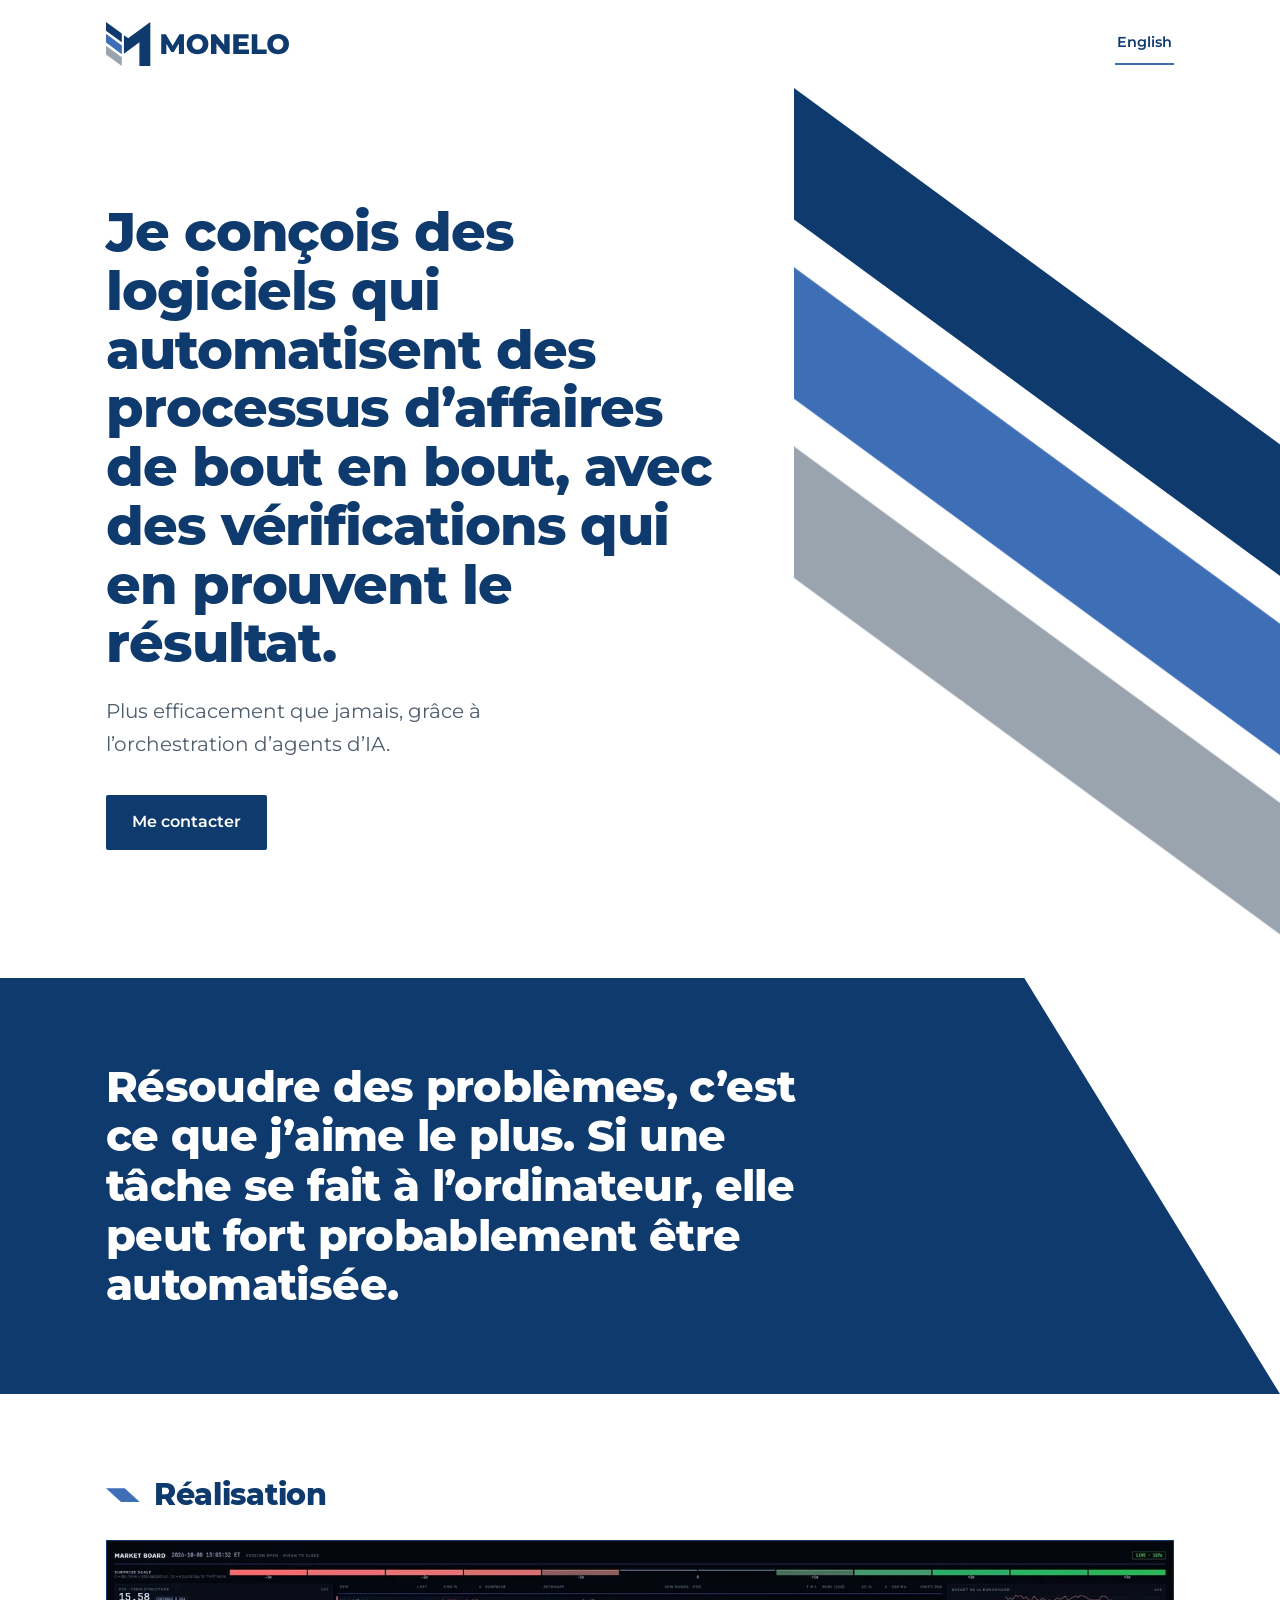
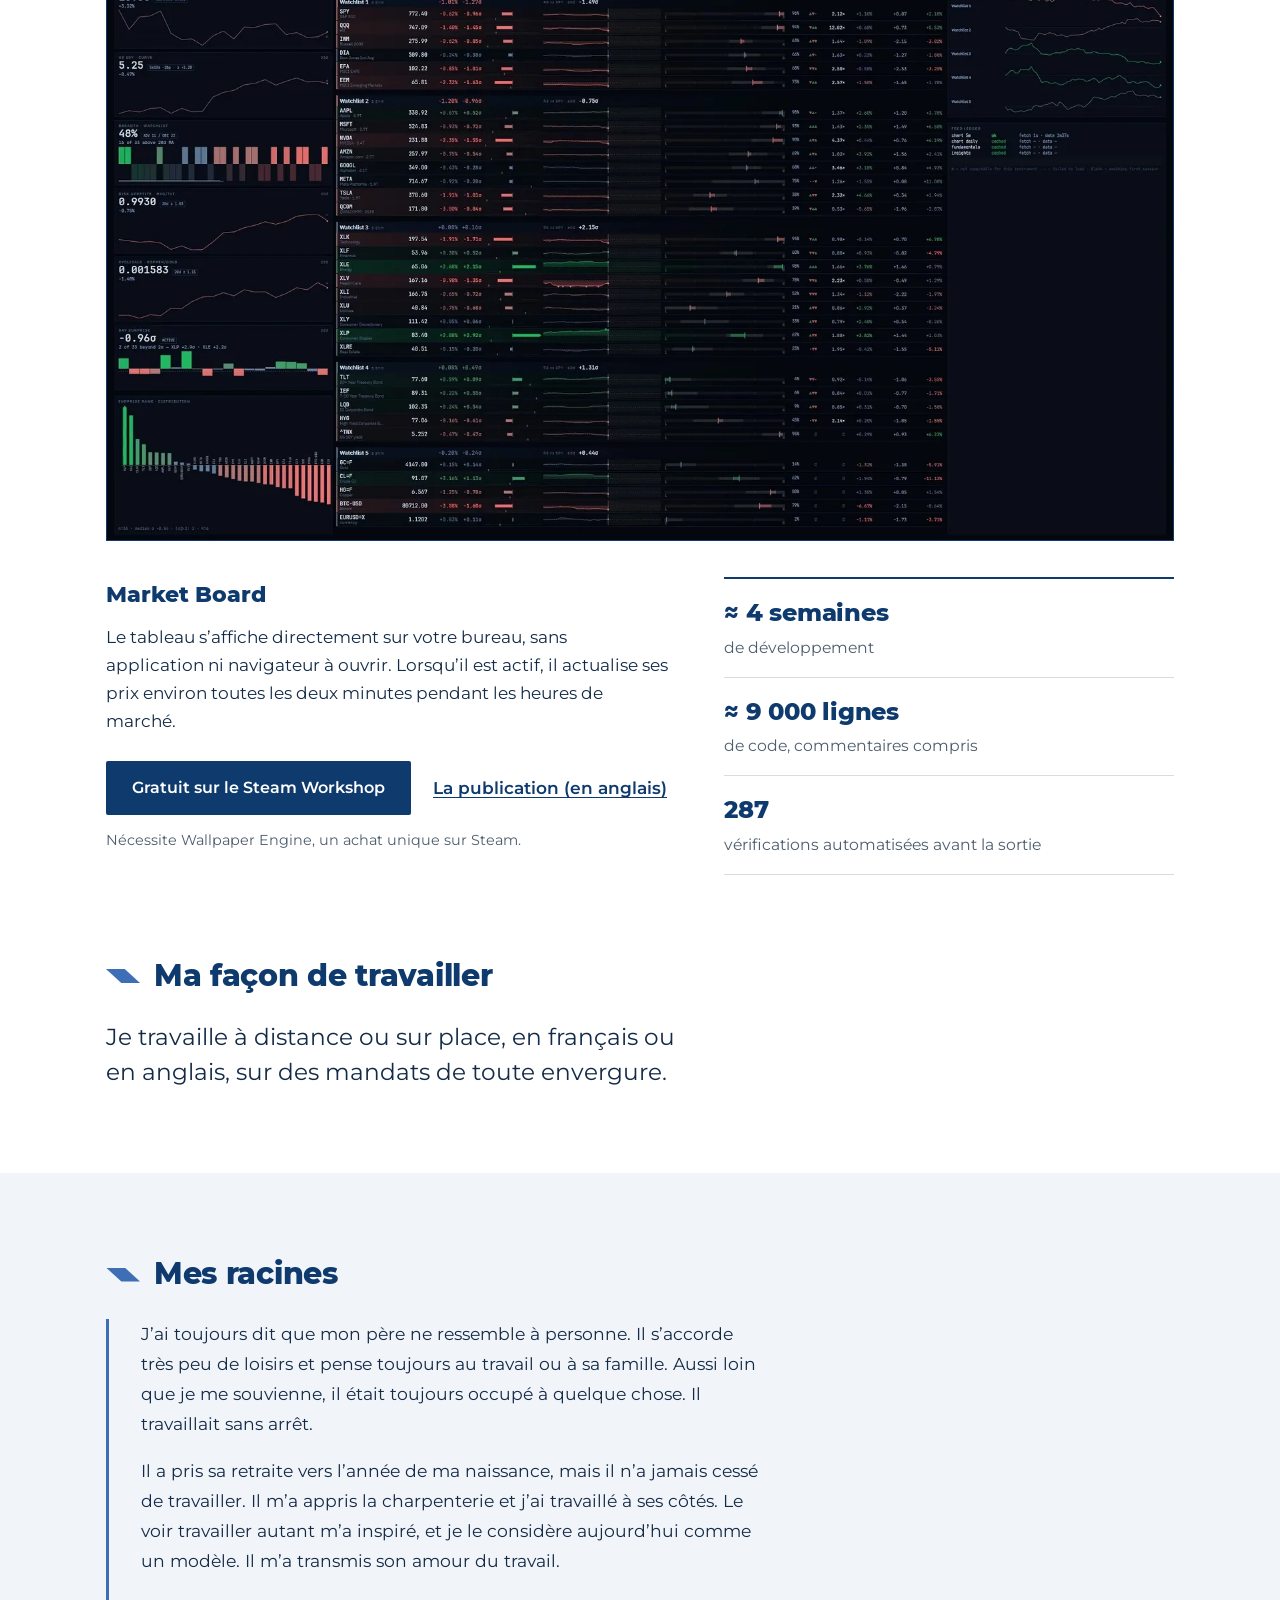
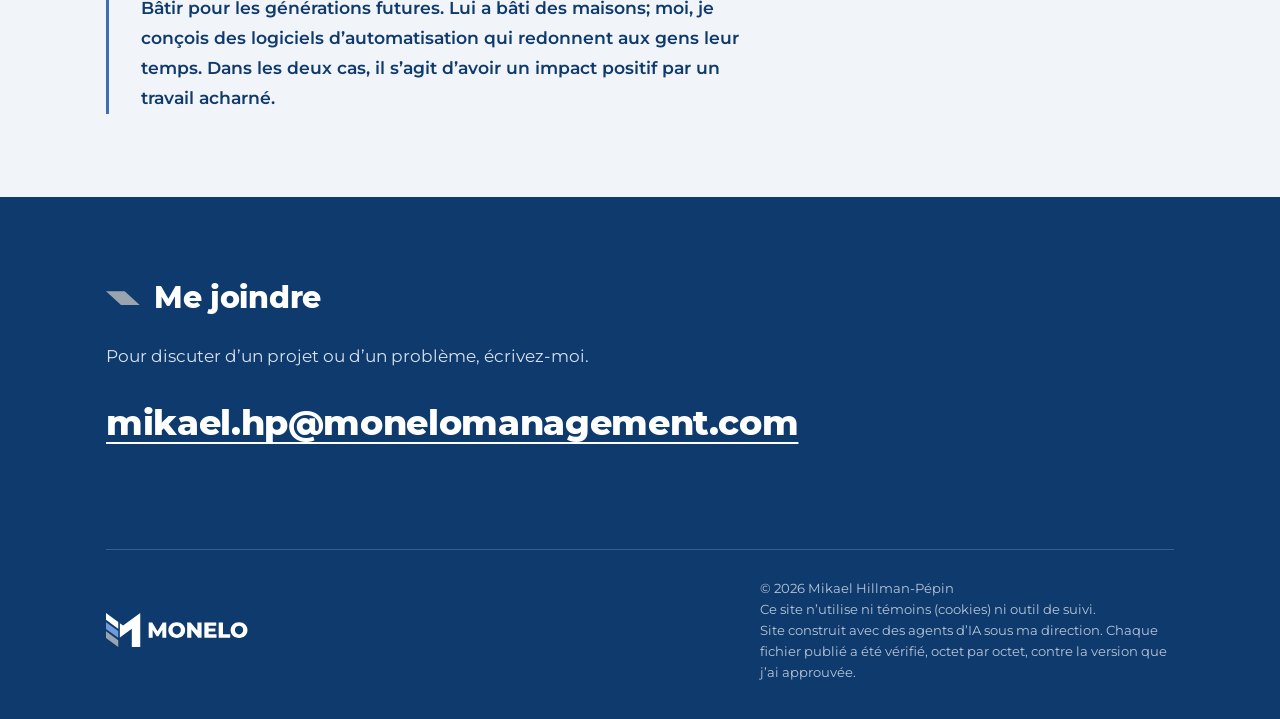
<file: index.html>
<!doctype html>
<html lang="fr-CA">
<head>
<meta charset="utf-8">
<meta name="viewport" content="width=device-width, initial-scale=1">
<title>Monelo · Mikael Hillman-Pépin</title>
<meta name="description" content="Je conçois des logiciels qui automatisent des processus d’affaires de bout en bout, avec des vérifications qui en prouvent le résultat.">
<link rel="alternate" hreflang="fr-CA" href="https://monelomanagement.com/">
<link rel="alternate" hreflang="en" href="https://monelomanagement.com/en/">
<link rel="preload" href="/assets/fonts/montserrat-latin-800-normal.woff2" as="font" type="font/woff2" crossorigin>
<link rel="stylesheet" href="/style.css">
<link rel="icon" href="/assets/logo/monelo-app-icon.svg" type="image/svg+xml">
</head>
<body>
<header class="site-header">
  <div class="wrap">
    <a class="logo" href="/"><img src="/assets/logo/monelo-lockup-name.svg" alt="Monelo" width="225" height="44"></a>
    <a class="lang" href="/en/" hreflang="en" lang="en">English</a>
  </div>
</header>

<main>
  <div class="hero">
    <svg class="hero-art" viewBox="0 0 600 850" preserveAspectRatio="xMinYMin slice" aria-hidden="true" focusable="false">
      <path class="s s1" d="M0,0 L600,440 L600,550 L0,110 Z" fill="#0E3A6D"/>
      <path class="s s2" d="M0,150 L600,590 L600,700 L0,260 Z" fill="#3E6FB6"/>
      <path class="s s3" d="M0,300 L600,740 L600,850 L0,410 Z" fill="#9AA4AF"/>
    </svg>
    <div class="wrap">
      <div class="hero-copy">
        <h1>Je conçois des logiciels qui automatisent des processus d’affaires de bout en bout, avec des vérifications qui en prouvent le résultat.</h1>
        <p class="sub">Plus efficacement que jamais, grâce à l’orchestration d’agents d’IA.</p>
        <div class="actions">
          <a class="button" href="mailto:mikael.hp@monelomanagement.com">Me contacter</a>
        </div>
      </div>
    </div>
  </div>

  <div class="band">
    <div class="wrap">
      <p>Résoudre des problèmes, c’est ce que j’aime le plus. Si une tâche se fait à l’ordinateur, elle peut fort probablement être automatisée.</p>
    </div>
  </div>

  <section class="work" aria-labelledby="work-h">
    <div class="wrap">
      <h2 id="work-h">Réalisation</h2>
      <figure class="plate">
        <img src="/assets/img/market-board.webp" srcset="/assets/img/market-board-960.webp 960w, /assets/img/market-board.webp 1600w" sizes="(min-width: 1180px) 1068px, 92vw" width="1600" height="900" alt="Market Board en direct : listes de surveillance, graphiques et indicateurs du marché" loading="lazy">
      </figure>
      <div class="work-grid">
        <div>
          <h3>Market Board</h3>
          <p>Le tableau s’affiche directement sur votre bureau, sans application ni navigateur à ouvrir. Lorsqu’il est actif, il actualise ses prix environ toutes les deux minutes pendant les heures de marché.</p>
          <div class="links">
            <a class="button" href="https://steamcommunity.com/sharedfiles/filedetails/?id=3815397645">Gratuit sur le Steam Workshop</a>
            <a href="https://www.linkedin.com/feed/update/urn:li:activity:7514048655029387264/" lang="en">La publication (en anglais)</a>
          </div>
          <p class="note">Nécessite Wallpaper Engine, un achat unique sur Steam.</p>
        </div>
        <ul class="facts">
          <li><span class="n">≈ 4 semaines</span><span class="l">de développement</span></li>
          <li><span class="n">≈ 9 000 lignes</span><span class="l">de code, commentaires compris</span></li>
          <li><span class="n">287</span><span class="l">vérifications automatisées avant la sortie</span></li>
        </ul>
      </div>
    </div>
  </section>

  <section class="how" aria-labelledby="how-h">
    <div class="wrap">
      <h2 id="how-h">Ma façon de travailler</h2>
      <p>Je travaille à distance ou sur place, en français ou en anglais, sur des mandats de toute envergure.</p>
    </div>
  </section>

  <section class="origin" aria-labelledby="origin-h">
    <div class="wrap">
      <h2 id="origin-h">Mes racines</h2>
      <div class="origin-text">
        <p>J’ai toujours dit que mon père ne ressemble à personne. Il s’accorde très peu de loisirs et pense toujours au travail ou à sa famille. Aussi loin que je me souvienne, il était toujours occupé à quelque chose. Il travaillait sans arrêt.</p>
        <p>Il a pris sa retraite vers l’année de ma naissance, mais il n’a jamais cessé de travailler. Il m’a appris la charpenterie et j’ai travaillé à ses côtés. Le voir travailler autant m’a inspiré, et je le considère aujourd’hui comme un modèle. Il m’a transmis son amour du travail.</p>
        <p>Bâtir pour les générations futures. Lui a bâti des maisons; moi, je conçois des logiciels d’automatisation qui redonnent aux gens leur temps. Dans les deux cas, il s’agit d’avoir un impact positif par un travail acharné.</p>
      </div>
    </div>
  </section>

  <section class="contact" aria-labelledby="contact-h">
    <div class="wrap">
      <h2 id="contact-h">Me joindre</h2>
      <p>Pour discuter d’un projet ou d’un problème, écrivez-moi.</p>
      <a class="mail-big" href="mailto:mikael.hp@monelomanagement.com">mikael.hp@monelomanagement.com</a>
      <footer class="site-footer">
        <img src="/assets/logo/monelo-lockup-name-reverse.svg" alt="Monelo" width="173" height="34">
        <div>
          <small>© 2026 Mikael Hillman-Pépin</small>
          <small>Ce site n’utilise ni témoins (cookies) ni outil de suivi.</small>
          <small>Site construit avec des agents d’IA sous ma direction. Chaque fichier publié a été vérifié, octet par octet, contre la version que j’ai approuvée.</small>
        </div>
      </footer>
    </div>
  </section>
</main>
</body>
</html>
</file>
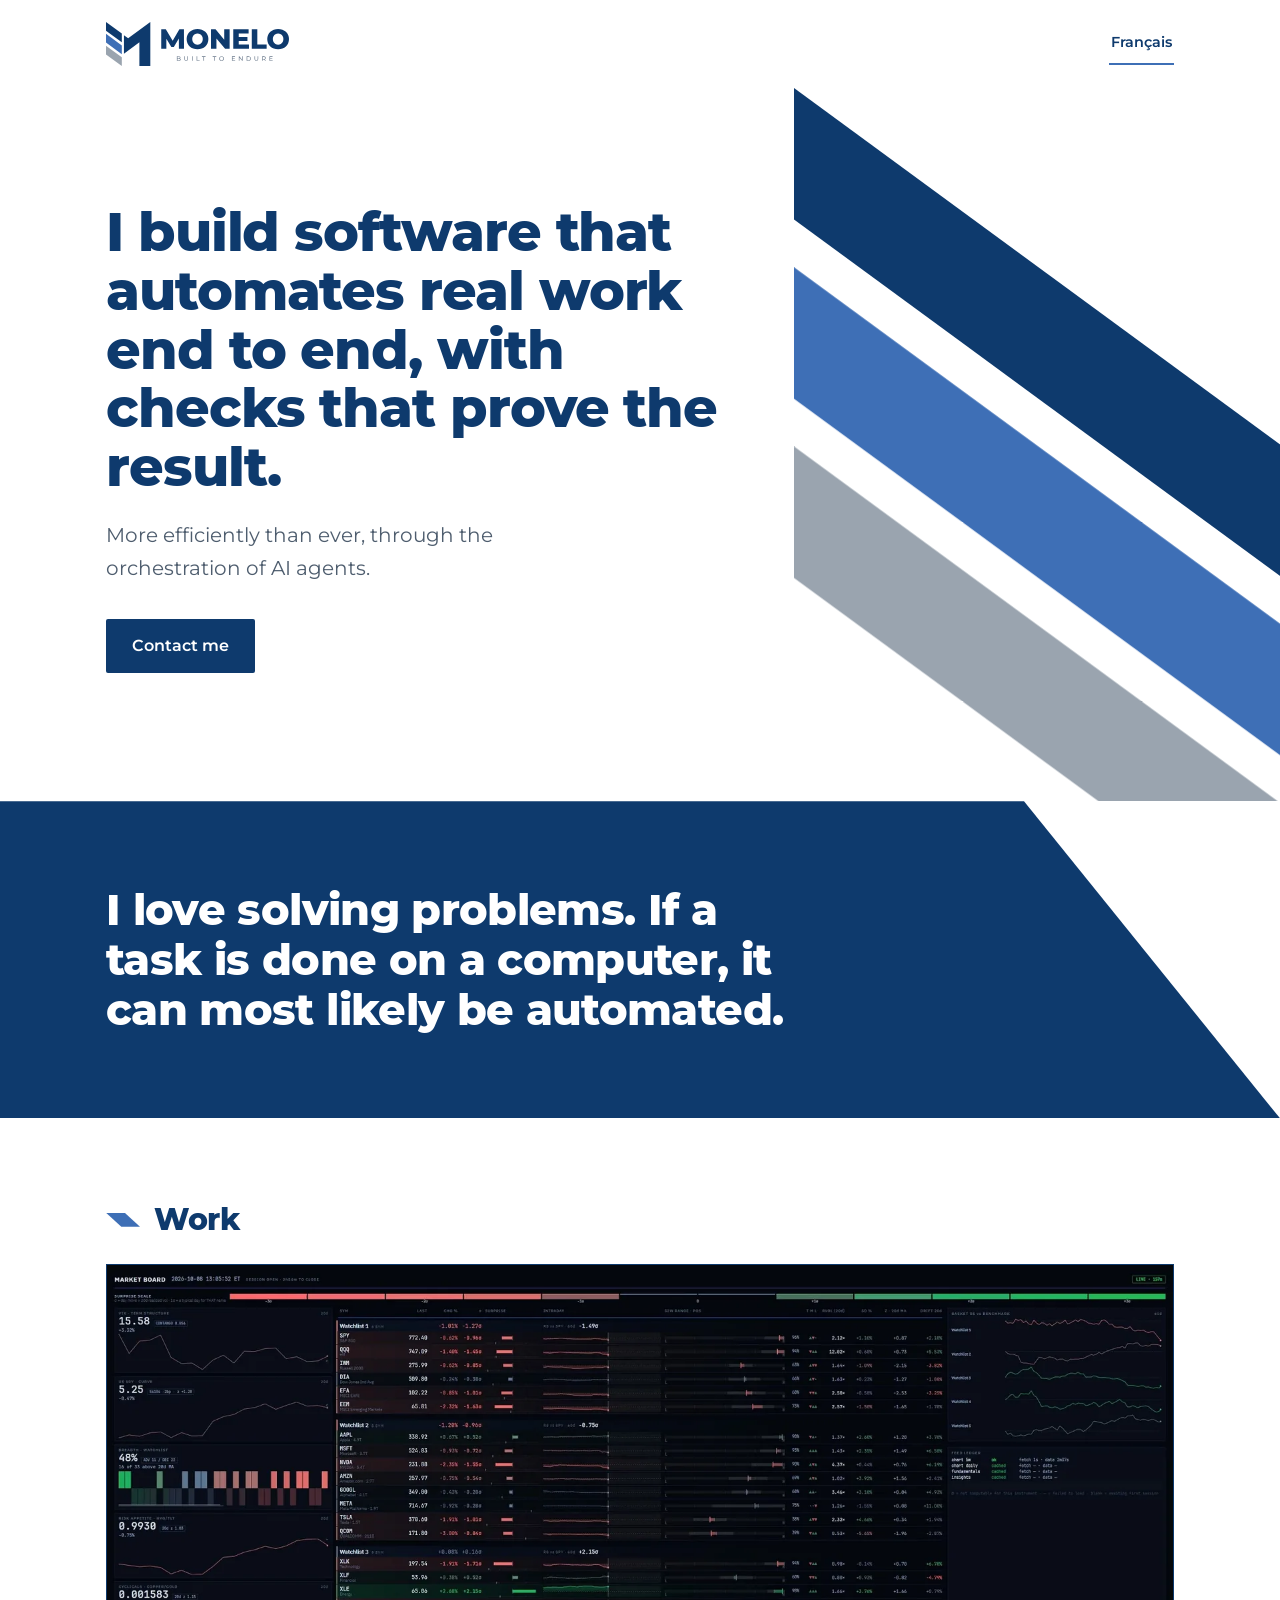
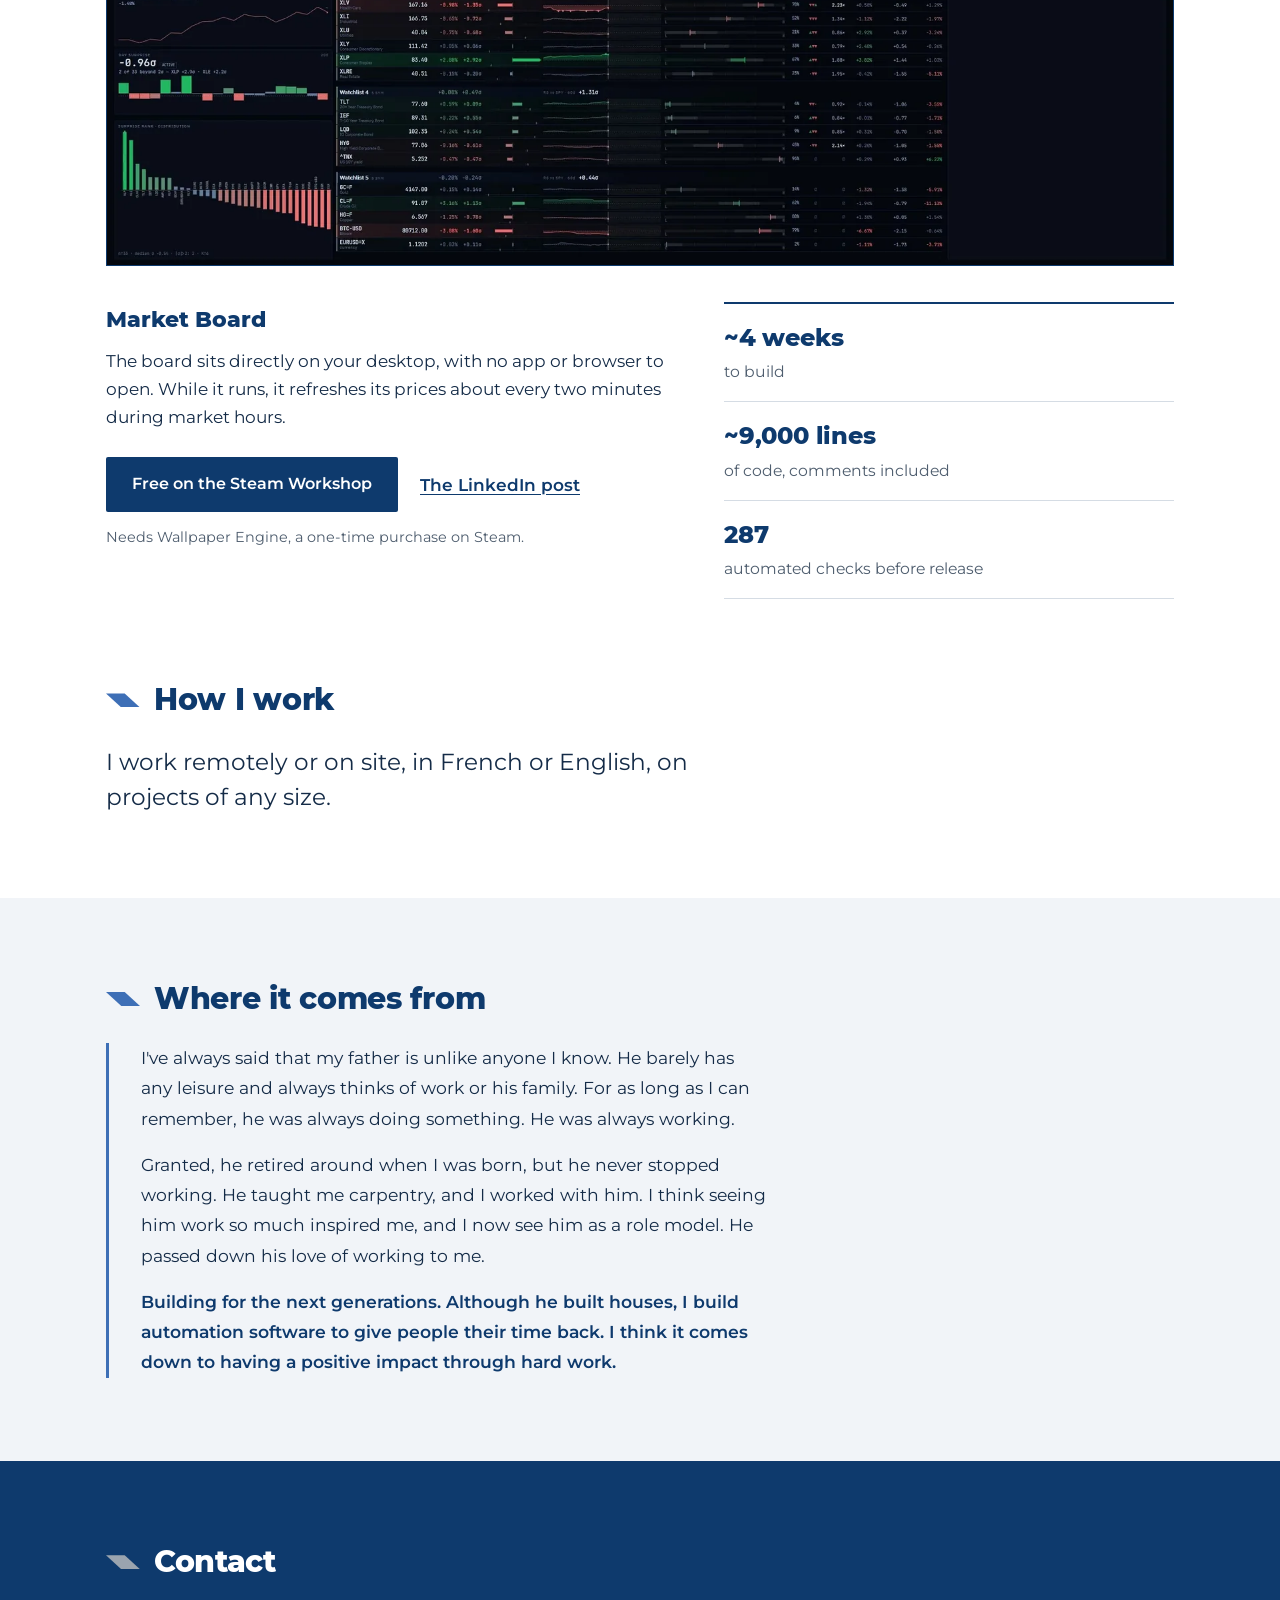
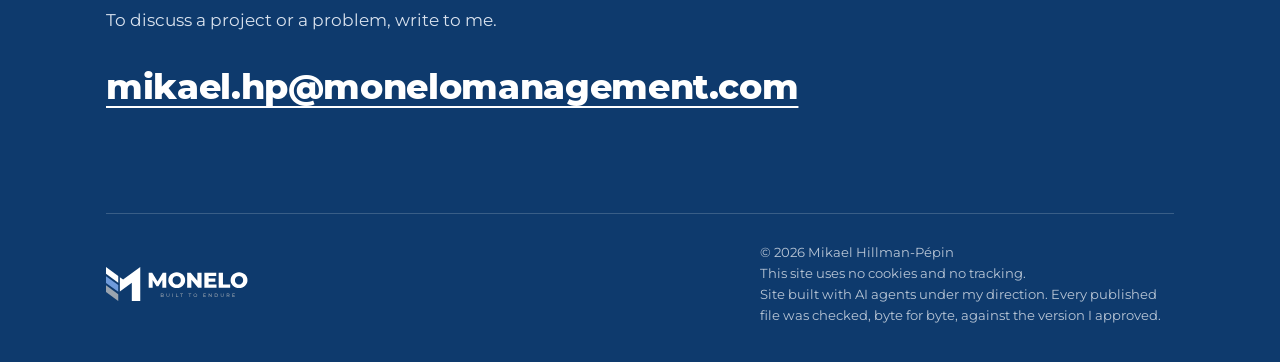
<file: en/index.html>
<!doctype html>
<html lang="en">
<head>
<meta charset="utf-8">
<meta name="viewport" content="width=device-width, initial-scale=1">
<title>Monelo · Mikael Hillman-Pépin</title>
<meta name="description" content="I build software that automates real work end to end, with checks that prove the result.">
<link rel="alternate" hreflang="fr-CA" href="https://monelomanagement.com/">
<link rel="alternate" hreflang="en" href="https://monelomanagement.com/en/">
<link rel="preload" href="/assets/fonts/montserrat-latin-800-normal.woff2" as="font" type="font/woff2" crossorigin>
<link rel="stylesheet" href="/style.css">
<link rel="icon" href="/assets/logo/monelo-app-icon.svg" type="image/svg+xml">
</head>
<body>
<header class="site-header">
  <div class="wrap">
    <a class="logo" href="/en/"><img src="/assets/logo/monelo-lockup-horizontal.svg" alt="Monelo, built to endure" width="230" height="44"></a>
    <a class="lang" href="/" hreflang="fr-CA" lang="fr-CA">Français</a>
  </div>
</header>

<main>
  <div class="hero">
    <svg class="hero-art" viewBox="0 0 600 850" preserveAspectRatio="xMinYMin slice" aria-hidden="true" focusable="false">
      <path class="s s1" d="M0,0 L600,440 L600,550 L0,110 Z" fill="#0E3A6D"/>
      <path class="s s2" d="M0,150 L600,590 L600,700 L0,260 Z" fill="#3E6FB6"/>
      <path class="s s3" d="M0,300 L600,740 L600,850 L0,410 Z" fill="#9AA4AF"/>
    </svg>
    <div class="wrap">
      <div class="hero-copy">
        <h1>I build software that automates real work end to end, with checks that prove the result.</h1>
        <p class="sub">More efficiently than ever, through the orchestration of AI agents.</p>
        <div class="actions">
          <a class="button" href="mailto:mikael.hp@monelomanagement.com">Contact me</a>
        </div>
      </div>
    </div>
  </div>

  <div class="band">
    <div class="wrap">
      <p>I love solving problems. If a task is done on a computer, it can most likely be automated.</p>
    </div>
  </div>

  <section class="work" aria-labelledby="work-h">
    <div class="wrap">
      <h2 id="work-h">Work</h2>
      <figure class="plate">
        <img src="/assets/img/market-board.webp" srcset="/assets/img/market-board-960.webp 960w, /assets/img/market-board.webp 1600w" sizes="(min-width: 1180px) 1068px, 92vw" width="1600" height="900" alt="Market Board live: watchlists, charts and market indicators" loading="lazy">
      </figure>
      <div class="work-grid">
        <div>
          <h3>Market Board</h3>
          <p>The board sits directly on your desktop, with no app or browser to open. While it runs, it refreshes its prices about every two minutes during market hours.</p>
          <div class="links">
            <a class="button" href="https://steamcommunity.com/sharedfiles/filedetails/?id=3815397645">Free on the Steam Workshop</a>
            <a href="https://www.linkedin.com/feed/update/urn:li:activity:7514048655029387264/">The LinkedIn post</a>
          </div>
          <p class="note">Needs Wallpaper Engine, a one-time purchase on Steam.</p>
        </div>
        <ul class="facts">
          <li><span class="n">~4 weeks</span><span class="l">to build</span></li>
          <li><span class="n">~9,000 lines</span><span class="l">of code, comments included</span></li>
          <li><span class="n">287</span><span class="l">automated checks before release</span></li>
        </ul>
      </div>
    </div>
  </section>

  <section class="how" aria-labelledby="how-h">
    <div class="wrap">
      <h2 id="how-h">How I work</h2>
      <p>I work remotely or on site, in French or English, on projects of any size.</p>
    </div>
  </section>

  <section class="origin" aria-labelledby="origin-h">
    <div class="wrap">
      <h2 id="origin-h">Where it comes from</h2>
      <div class="origin-text">
        <p>I've always said that my father is unlike anyone I know. He barely has any leisure and always thinks of work or his family. For as long as I can remember, he was always doing something. He was always working.</p>
        <p>Granted, he retired around when I was born, but he never stopped working. He taught me carpentry, and I worked with him. I think seeing him work so much inspired me, and I now see him as a role model. He passed down his love of working to me.</p>
        <p>Building for the next generations. Although he built houses, I build automation software to give people their time back. I think it comes down to having a positive impact through hard work.</p>
      </div>
    </div>
  </section>

  <section class="contact" aria-labelledby="contact-h">
    <div class="wrap">
      <h2 id="contact-h">Contact</h2>
      <p>To discuss a project or a problem, write to me.</p>
      <a class="mail-big" href="mailto:mikael.hp@monelomanagement.com">mikael.hp@monelomanagement.com</a>
      <footer class="site-footer">
        <img src="/assets/logo/monelo-lockup-horizontal-reverse.svg" alt="Monelo, built to endure" width="178" height="34">
        <div>
          <small>© 2026 Mikael Hillman-Pépin</small>
          <small>This site uses no cookies and no tracking.</small>
          <small>Site built with AI agents under my direction. Every published file was checked, byte for byte, against the version I approved.</small>
        </div>
      </footer>
    </div>
  </section>
</main>
</body>
</html>
</file>
<file: style.css>
/* Monelo — monelomanagement.com
   Brand: Monelo Blue #0E3A6D, Heritage Blue #3E6FB6, Steel Gray #9AA4AF, White #FFFFFF; Montserrat.
   The one device: the emblem's stripe angle (22 over 30), used in the hero art and the navy band. */

@font-face { font-family: "Montserrat"; font-style: normal; font-weight: 400; font-display: swap;
  src: url("/assets/fonts/montserrat-latin-400-normal.woff2") format("woff2"); }
@font-face { font-family: "Montserrat"; font-style: normal; font-weight: 600; font-display: swap;
  src: url("/assets/fonts/montserrat-latin-600-normal.woff2") format("woff2"); }
@font-face { font-family: "Montserrat"; font-style: normal; font-weight: 800; font-display: swap;
  src: url("/assets/fonts/montserrat-latin-800-normal.woff2") format("woff2"); }

:root {
  --navy: #0E3A6D;
  --heritage: #3E6FB6;
  --steel: #9AA4AF;
  --white: #FFFFFF;
  --ink: #142B47;        /* body text: Monelo Blue taken darker for long reading */
  --slate: #4E5D6E;      /* secondary text on white (AA contrast) */
  --mist: #F1F4F8;       /* steel at low strength, for the quiet band */
  --rule: #D5DCE4;
  --measure: 62ch;
  --gutter: clamp(16px, 5vw, 56px);
  color-scheme: light;
}

* { box-sizing: border-box; }
html { -webkit-text-size-adjust: 100%; }
body {
  margin: 0;
  background: var(--white);
  color: var(--ink);
  font-family: "Montserrat", system-ui, sans-serif;
  font-size: 1.0625rem;
  line-height: 1.65;
  font-weight: 400;
}
img, svg { display: block; max-width: 100%; }
a { color: var(--navy); text-underline-offset: 0.2em; text-decoration-thickness: 1px; }
a:focus-visible, .button:focus-visible { outline: 3px solid var(--heritage); outline-offset: 3px; }

.wrap { width: 100%; max-width: 1180px; margin: 0 auto; padding: 0 var(--gutter); }

/* Header */
.site-header .wrap { display: flex; align-items: center; justify-content: space-between; padding-top: 22px; padding-bottom: 22px; }
.site-header .logo img { height: 44px; width: auto; }
.lang { font-weight: 600; font-size: 0.9rem; color: var(--navy); text-decoration: none; padding: 8px 2px; border-bottom: 2px solid var(--heritage); }
.lang:hover { color: var(--heritage); }

/* Hero */
.hero { position: relative; overflow: hidden; }
.hero .wrap { position: relative; z-index: 1; padding-top: clamp(40px, 9vw, 120px); padding-bottom: clamp(56px, 10vw, 140px); }
.hero-copy { max-width: 40rem; }
@media (max-width: 1199px) { .hero-copy { max-width: 31rem; } }
h1 {
  font-weight: 800;
  font-size: clamp(2rem, 4.6vw, 3.4rem);
  line-height: 1.08;
  letter-spacing: -0.02em;
  color: var(--navy);
  margin: 0 0 22px;
}
.sub { font-size: clamp(1.05rem, 2vw, 1.25rem); color: var(--slate); margin: 0 0 34px; max-width: 30rem; }
.actions { display: flex; flex-wrap: wrap; align-items: center; gap: 14px 22px; }
.button {
  display: inline-block; text-decoration: none; font-weight: 600; font-size: 1rem;
  padding: 14px 26px; background: var(--navy); color: var(--white); border-radius: 2px;
}
.button:hover { background: var(--heritage); }
.actions .mail { font-weight: 600; font-size: 0.98rem; }

/* Hero art: the emblem's three stripes, oversized, leaving the page to the right */
.hero-art {
  position: absolute; z-index: 0; top: 0; right: calc(-1 * clamp(160px, 18vw, 260px));
  width: clamp(420px, 56vw, 760px); height: auto; pointer-events: none;
}
.hero-art .s { transform-box: fill-box; }
@media (prefers-reduced-motion: no-preference) {
  .hero-art .s { animation: slide-in 900ms cubic-bezier(.2,.7,.2,1) both; }
  .hero-art .s2 { animation-delay: 110ms; }
  .hero-art .s3 { animation-delay: 220ms; }
  @keyframes slide-in { from { transform: translate(18%, 13.2%); opacity: 0; } to { transform: none; opacity: 1; } }
}

/* Navy band, its right edge cut at the stripe angle */
.band {
  background: var(--navy); color: var(--white);
  --run: clamp(70px, 20vw, 300px);
  clip-path: polygon(0 0, calc(100% - var(--run)) 0, 100% 100%, 0 100%);
}
.band .wrap { padding-top: clamp(44px, 7vw, 84px); padding-bottom: clamp(44px, 7vw, 84px); padding-right: calc(var(--gutter) + var(--run)); }
.band p {
  margin: 0; max-width: 24ch; font-weight: 800; letter-spacing: -0.015em;
  font-size: clamp(1.6rem, 4.2vw, 2.7rem); line-height: 1.15;
}

/* Sections */
section { padding: clamp(48px, 6.5vw, 88px) 0; }
.how { padding-top: 0; }
h2 {
  display: flex; align-items: center; gap: 14px;
  font-weight: 800; font-size: clamp(1.45rem, 3vw, 1.9rem); letter-spacing: -0.01em; line-height: 1.2;
  color: var(--navy); margin: 0 0 26px;
}
h2::before {
  content: ""; flex: none; width: 34px; height: 14px; background: var(--heritage);
  clip-path: polygon(0 0, 55% 0, 100% 100%, 45% 100%);
}
p { margin: 0 0 16px; max-width: var(--measure); }

/* Work: Market Board */
.plate { margin: 0 0 36px; border: 1px solid var(--navy); background: #0b0e14; }
.plate img { width: 100%; height: auto; }
.work-grid { display: grid; gap: 28px 56px; }
@media (min-width: 860px) { .work-grid { grid-template-columns: minmax(0, 1.25fr) minmax(0, 1fr); align-items: start; } }
h3 { font-weight: 800; font-size: 1.35rem; color: var(--navy); margin: 0 0 10px; }
.facts { list-style: none; margin: 0; padding: 0; border-top: 2px solid var(--navy); }
.facts li { display: flex; flex-direction: column; gap: 2px; padding: 14px 0 16px; border-bottom: 1px solid var(--rule); }
.facts .n { font-weight: 800; font-size: 1.5rem; color: var(--navy); letter-spacing: -0.01em; white-space: nowrap; }
.facts .l { color: var(--slate); font-size: 0.98rem; }
.links { display: flex; flex-wrap: wrap; gap: 12px 22px; align-items: center; margin-top: 26px; }
.links a:not(.button) { font-weight: 600; }
.note { margin-top: 14px; font-size: 0.9rem; color: var(--slate); }

/* How I work */
.how p { font-size: clamp(1.15rem, 2.4vw, 1.45rem); line-height: 1.5; color: var(--ink); max-width: 40ch; margin: 0; }

/* Origin */
.origin { background: var(--mist); }
.origin-text { max-width: 60ch; border-left: 3px solid var(--heritage); padding-left: clamp(18px, 3vw, 32px); }
.origin-text p { font-size: 1.08rem; line-height: 1.75; }
.origin-text p:last-child { margin-bottom: 0; font-weight: 600; color: var(--navy); }

/* Contact + footer */
.contact { background: var(--navy); color: var(--white); padding-bottom: 0; }
.contact h2 { color: var(--white); }
.contact h2::before { background: var(--steel); }
.contact p { color: #D9E2EE; }
.contact .mail-big {
  display: inline-block; margin-top: 8px; color: var(--white); font-weight: 800; letter-spacing: -0.01em;
  font-size: clamp(1.25rem, 4.2vw, 2.2rem); word-break: break-word; text-decoration-thickness: 2px;
}
.contact .mail-big:hover { color: #C9D8EE; }
.site-footer { margin-top: clamp(56px, 8vw, 96px); padding: 28px 0 36px; border-top: 1px solid rgba(255,255,255,.18);
  display: flex; flex-wrap: wrap; gap: 18px 40px; align-items: center; justify-content: space-between; }
.site-footer img { height: 34px; width: auto; }
.site-footer small { display: block; font-size: 0.82rem; color: #B9C6D6; line-height: 1.6; max-width: 46ch; }

@media (min-width: 641px) and (max-width: 1199px) {
  .hero-art { right: calc(-1 * clamp(260px, 30vw, 340px)); }
}
@media (max-width: 640px) {
  .site-header .logo img { height: 36px; }
  .hero { display: flex; flex-direction: column; }
  .hero .wrap { order: 1; padding-bottom: 28px; }
  .hero-art { order: 2; position: static; width: 84%; max-width: none; height: 232px; margin: 6px 0 0 20%; }
}
</file>
